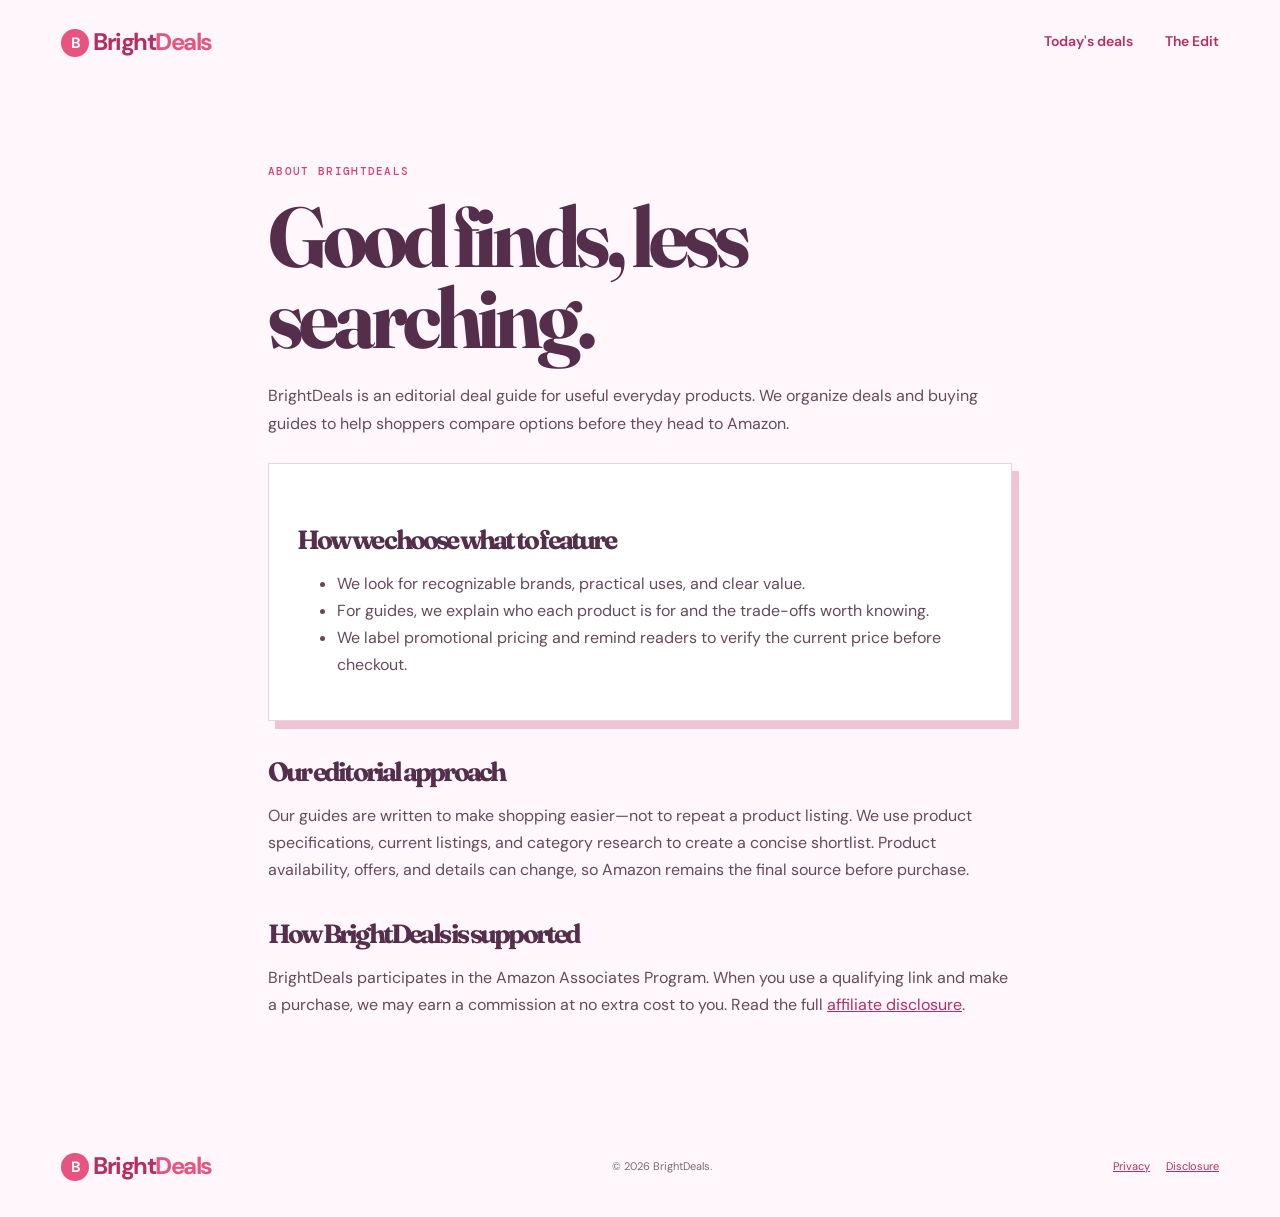
<file: about.html>
<!doctype html><html lang="en"><head><meta charset="utf-8"><meta name="viewport" content="width=device-width,initial-scale=1"><meta name="description" content="Learn how BrightDeals selects useful deals and shopping guides."><meta name="robots" content="index,follow"><link rel="canonical" href="https://brightdeal.net/about.html"><title>About BrightDeals | Deal Guides &amp; Daily Finds</title><link rel="stylesheet" href="styles.css"><link rel="stylesheet" href="pink-theme.css"><link rel="stylesheet" href="trust-pages.css"></head><body class="trust-page"><header class="site-header"><a class="brand" href="/"><span class="brand-mark">B</span>Bright<span>Deals</span></a><nav aria-label="Main navigation"><a href="/#deals">Today's deals</a><a href="cordless-vacuum-edit.html">The Edit</a></nav></header><main class="trust-main"><p class="eyebrow">ABOUT BRIGHTDEALS</p><h1>Good finds, less searching.</h1><p>BrightDeals is an editorial deal guide for useful everyday products. We organize deals and buying guides to help shoppers compare options before they head to Amazon.</p><section class="trust-card"><h2>How we choose what to feature</h2><ul><li>We look for recognizable brands, practical uses, and clear value.</li><li>For guides, we explain who each product is for and the trade-offs worth knowing.</li><li>We label promotional pricing and remind readers to verify the current price before checkout.</li></ul></section><section><h2>Our editorial approach</h2><p>Our guides are written to make shopping easier—not to repeat a product listing. We use product specifications, current listings, and category research to create a concise shortlist. Product availability, offers, and details can change, so Amazon remains the final source before purchase.</p><h2>How BrightDeals is supported</h2><p>BrightDeals participates in the Amazon Associates Program. When you use a qualifying link and make a purchase, we may earn a commission at no extra cost to you. Read the full <a href="disclosure.html">affiliate disclosure</a>.</p></section></main><footer><a class="brand" href="/"><span class="brand-mark">B</span>Bright<span>Deals</span></a><p>© 2026 BrightDeals.</p><div><a href="privacy.html">Privacy</a><a href="disclosure.html">Disclosure</a></div></footer></body></html>
</file>
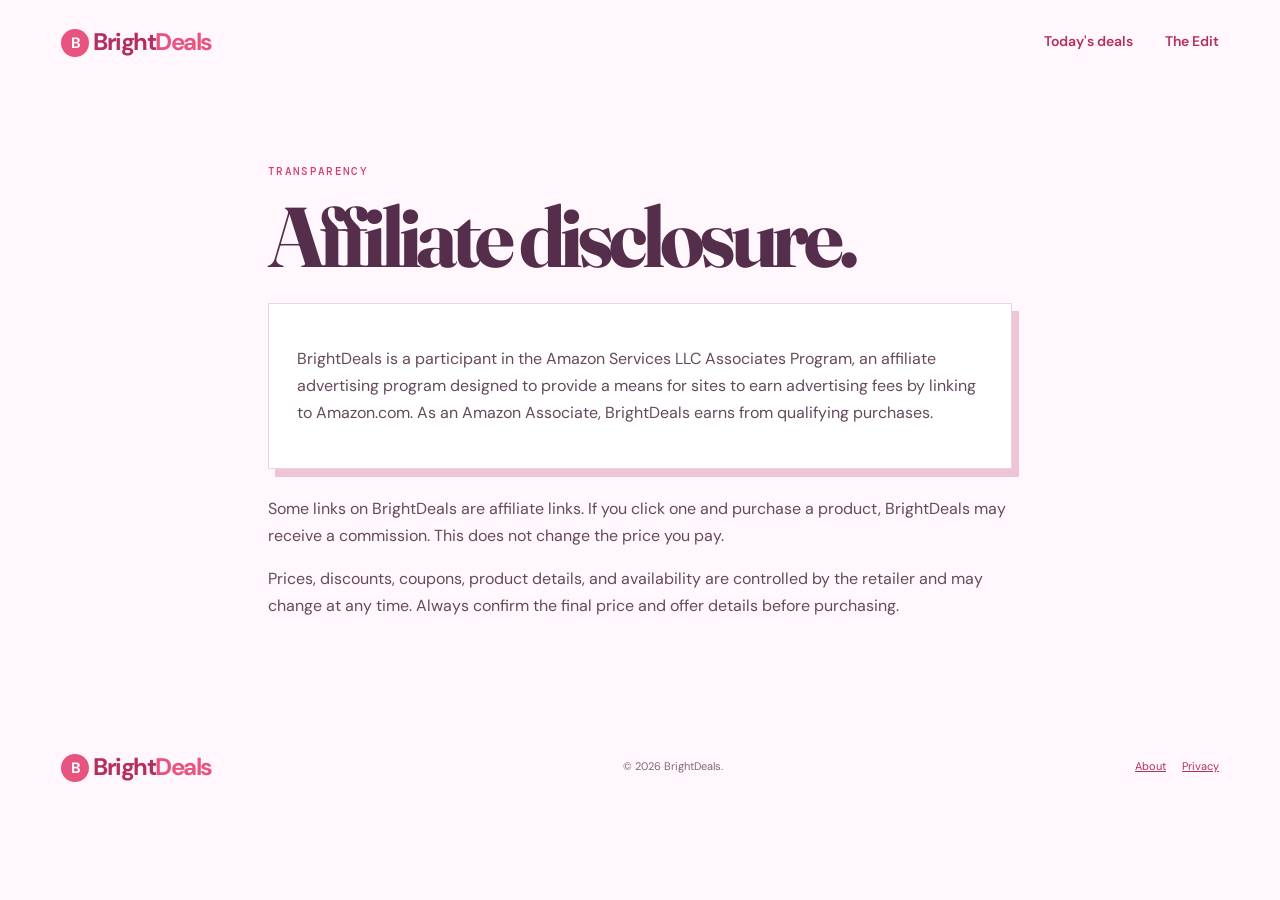
<file: disclosure.html>
<!doctype html><html lang="en"><head><meta charset="utf-8"><meta name="viewport" content="width=device-width,initial-scale=1"><meta name="description" content="BrightDeals affiliate disclosure."><meta name="robots" content="index,follow"><link rel="canonical" href="https://brightdeal.net/disclosure.html"><title>Affiliate Disclosure | BrightDeals</title><link rel="stylesheet" href="styles.css"><link rel="stylesheet" href="pink-theme.css"><link rel="stylesheet" href="trust-pages.css"></head><body class="trust-page"><header class="site-header"><a class="brand" href="/"><span class="brand-mark">B</span>Bright<span>Deals</span></a><nav aria-label="Main navigation"><a href="/#deals">Today's deals</a><a href="cordless-vacuum-edit.html">The Edit</a></nav></header><main class="trust-main"><p class="eyebrow">TRANSPARENCY</p><h1>Affiliate disclosure.</h1><section class="trust-card"><p>BrightDeals is a participant in the Amazon Services LLC Associates Program, an affiliate advertising program designed to provide a means for sites to earn advertising fees by linking to Amazon.com. As an Amazon Associate, BrightDeals earns from qualifying purchases.</p></section><p>Some links on BrightDeals are affiliate links. If you click one and purchase a product, BrightDeals may receive a commission. This does not change the price you pay.</p><p>Prices, discounts, coupons, product details, and availability are controlled by the retailer and may change at any time. Always confirm the final price and offer details before purchasing.</p></main><footer><a class="brand" href="/"><span class="brand-mark">B</span>Bright<span>Deals</span></a><p>© 2026 BrightDeals.</p><div><a href="about.html">About</a><a href="privacy.html">Privacy</a></div></footer></body></html>
</file>
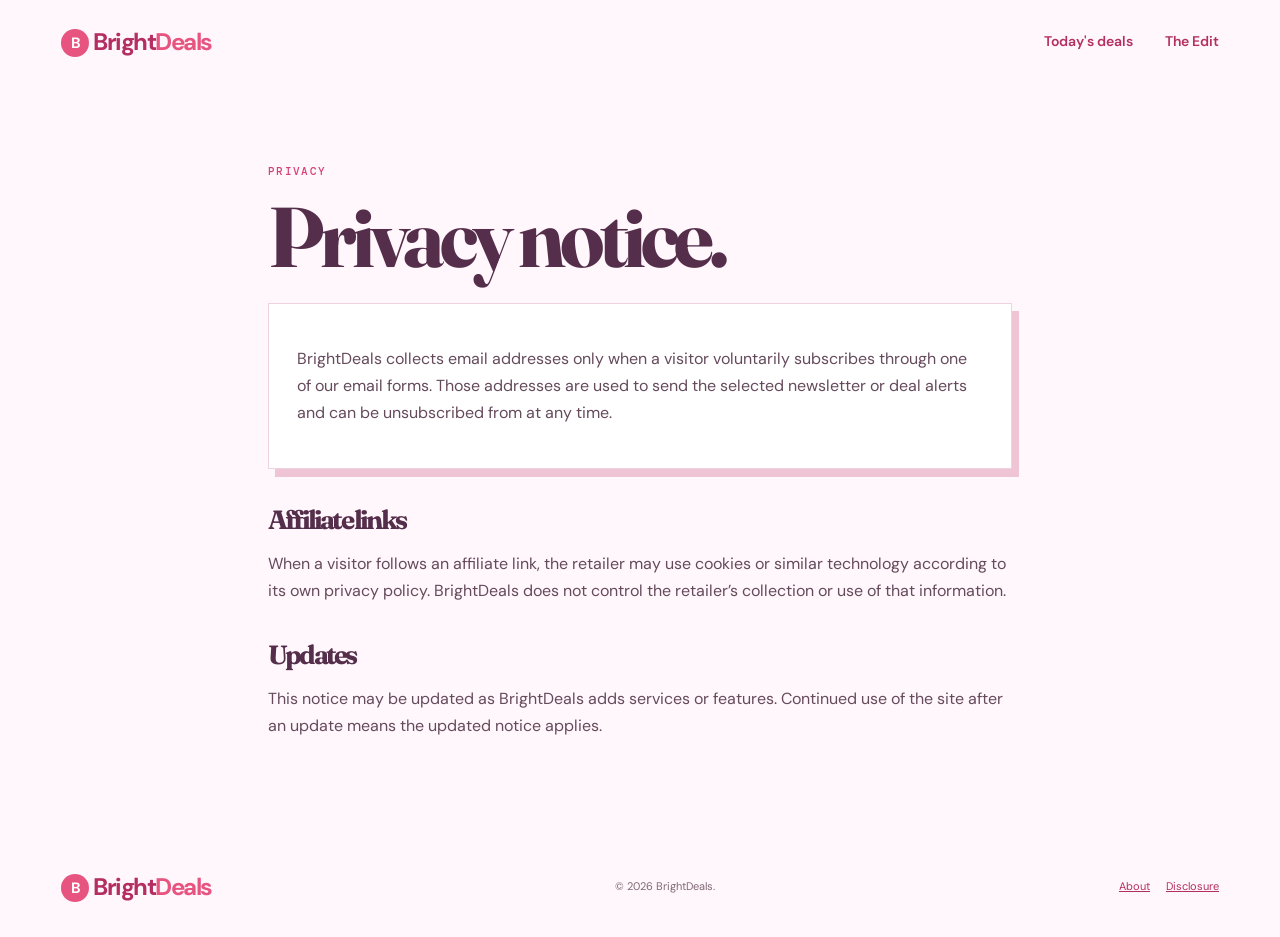
<file: privacy.html>
<!doctype html><html lang="en"><head><meta charset="utf-8"><meta name="viewport" content="width=device-width,initial-scale=1"><meta name="description" content="BrightDeals privacy notice."><meta name="robots" content="index,follow"><link rel="canonical" href="https://brightdeal.net/privacy.html"><title>Privacy Notice | BrightDeals</title><link rel="stylesheet" href="styles.css"><link rel="stylesheet" href="pink-theme.css"><link rel="stylesheet" href="trust-pages.css"></head><body class="trust-page"><header class="site-header"><a class="brand" href="/"><span class="brand-mark">B</span>Bright<span>Deals</span></a><nav aria-label="Main navigation"><a href="/#deals">Today's deals</a><a href="cordless-vacuum-edit.html">The Edit</a></nav></header><main class="trust-main"><p class="eyebrow">PRIVACY</p><h1>Privacy notice.</h1><section class="trust-card"><p>BrightDeals collects email addresses only when a visitor voluntarily subscribes through one of our email forms. Those addresses are used to send the selected newsletter or deal alerts and can be unsubscribed from at any time.</p></section><h2>Affiliate links</h2><p>When a visitor follows an affiliate link, the retailer may use cookies or similar technology according to its own privacy policy. BrightDeals does not control the retailer’s collection or use of that information.</p><h2>Updates</h2><p>This notice may be updated as BrightDeals adds services or features. Continued use of the site after an update means the updated notice applies.</p></main><footer><a class="brand" href="/"><span class="brand-mark">B</span>Bright<span>Deals</span></a><p>© 2026 BrightDeals.</p><div><a href="about.html">About</a><a href="disclosure.html">Disclosure</a></div></footer></body></html>
</file>
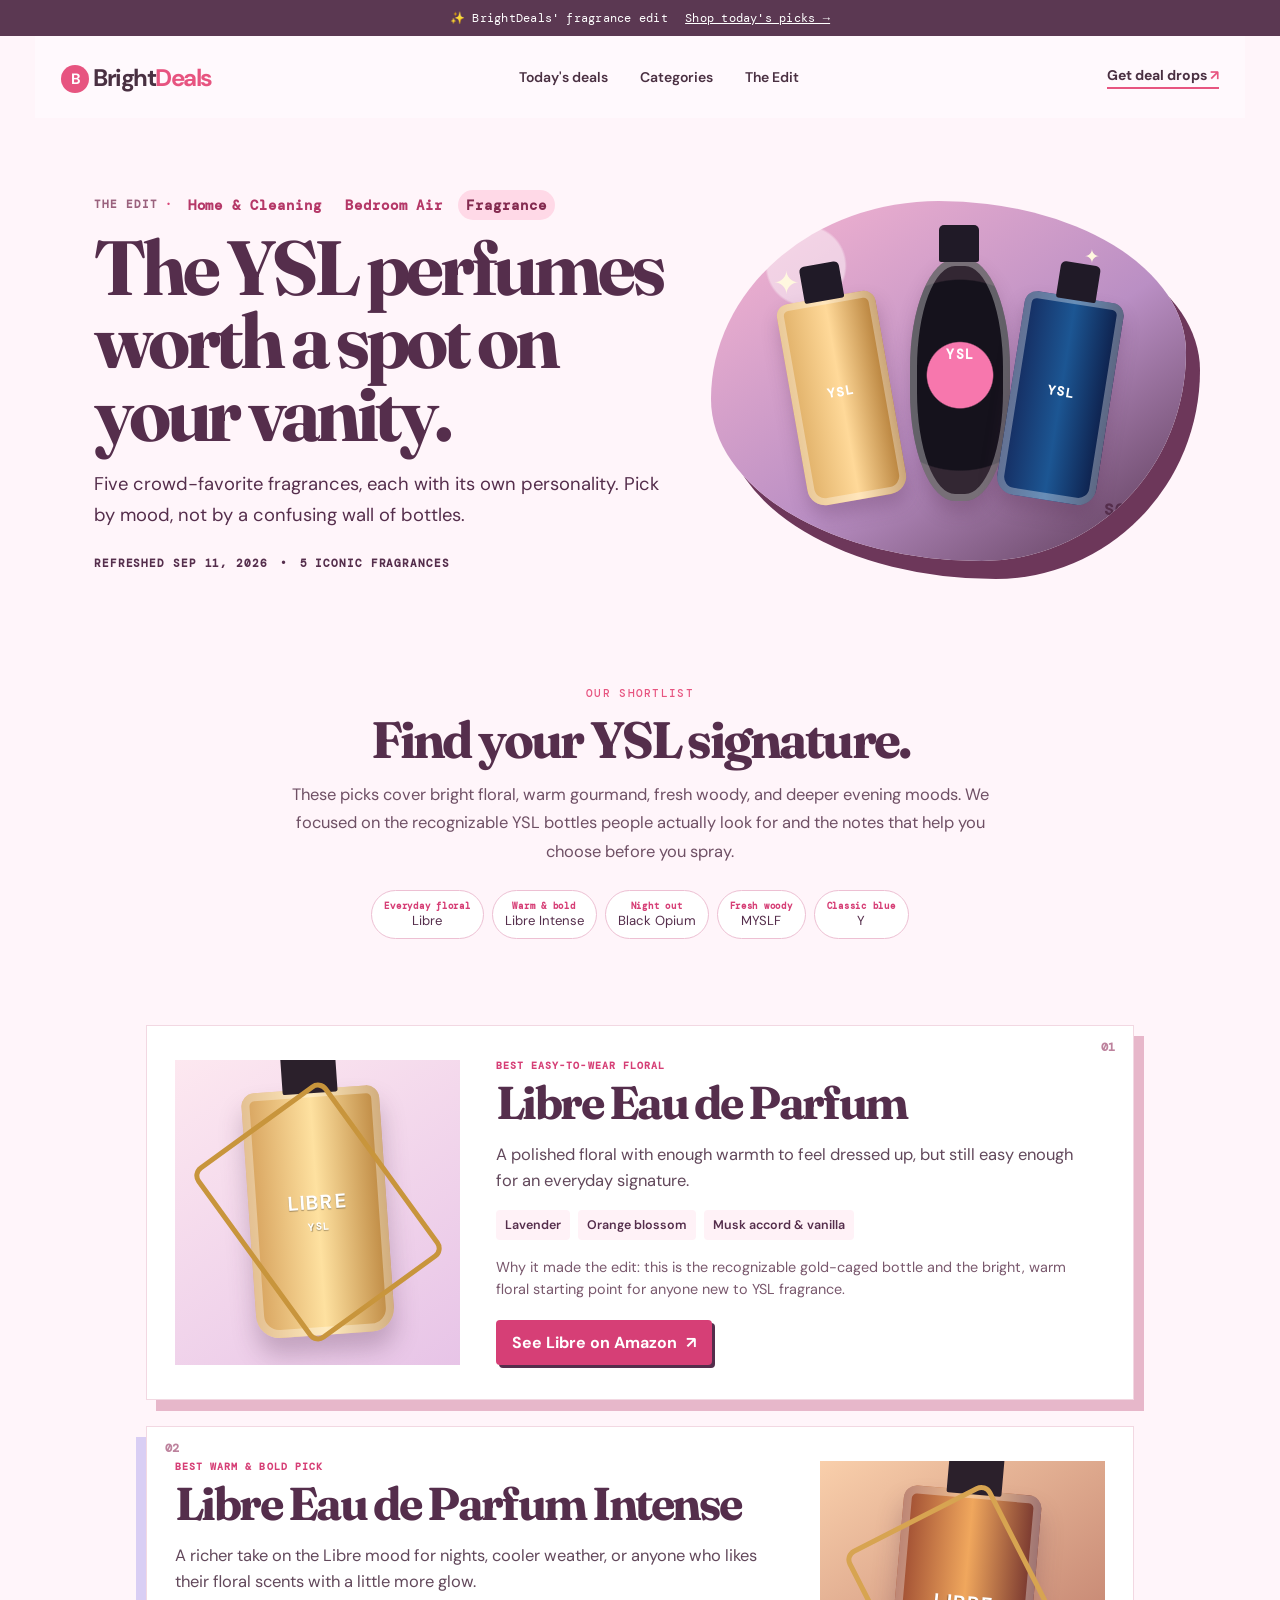
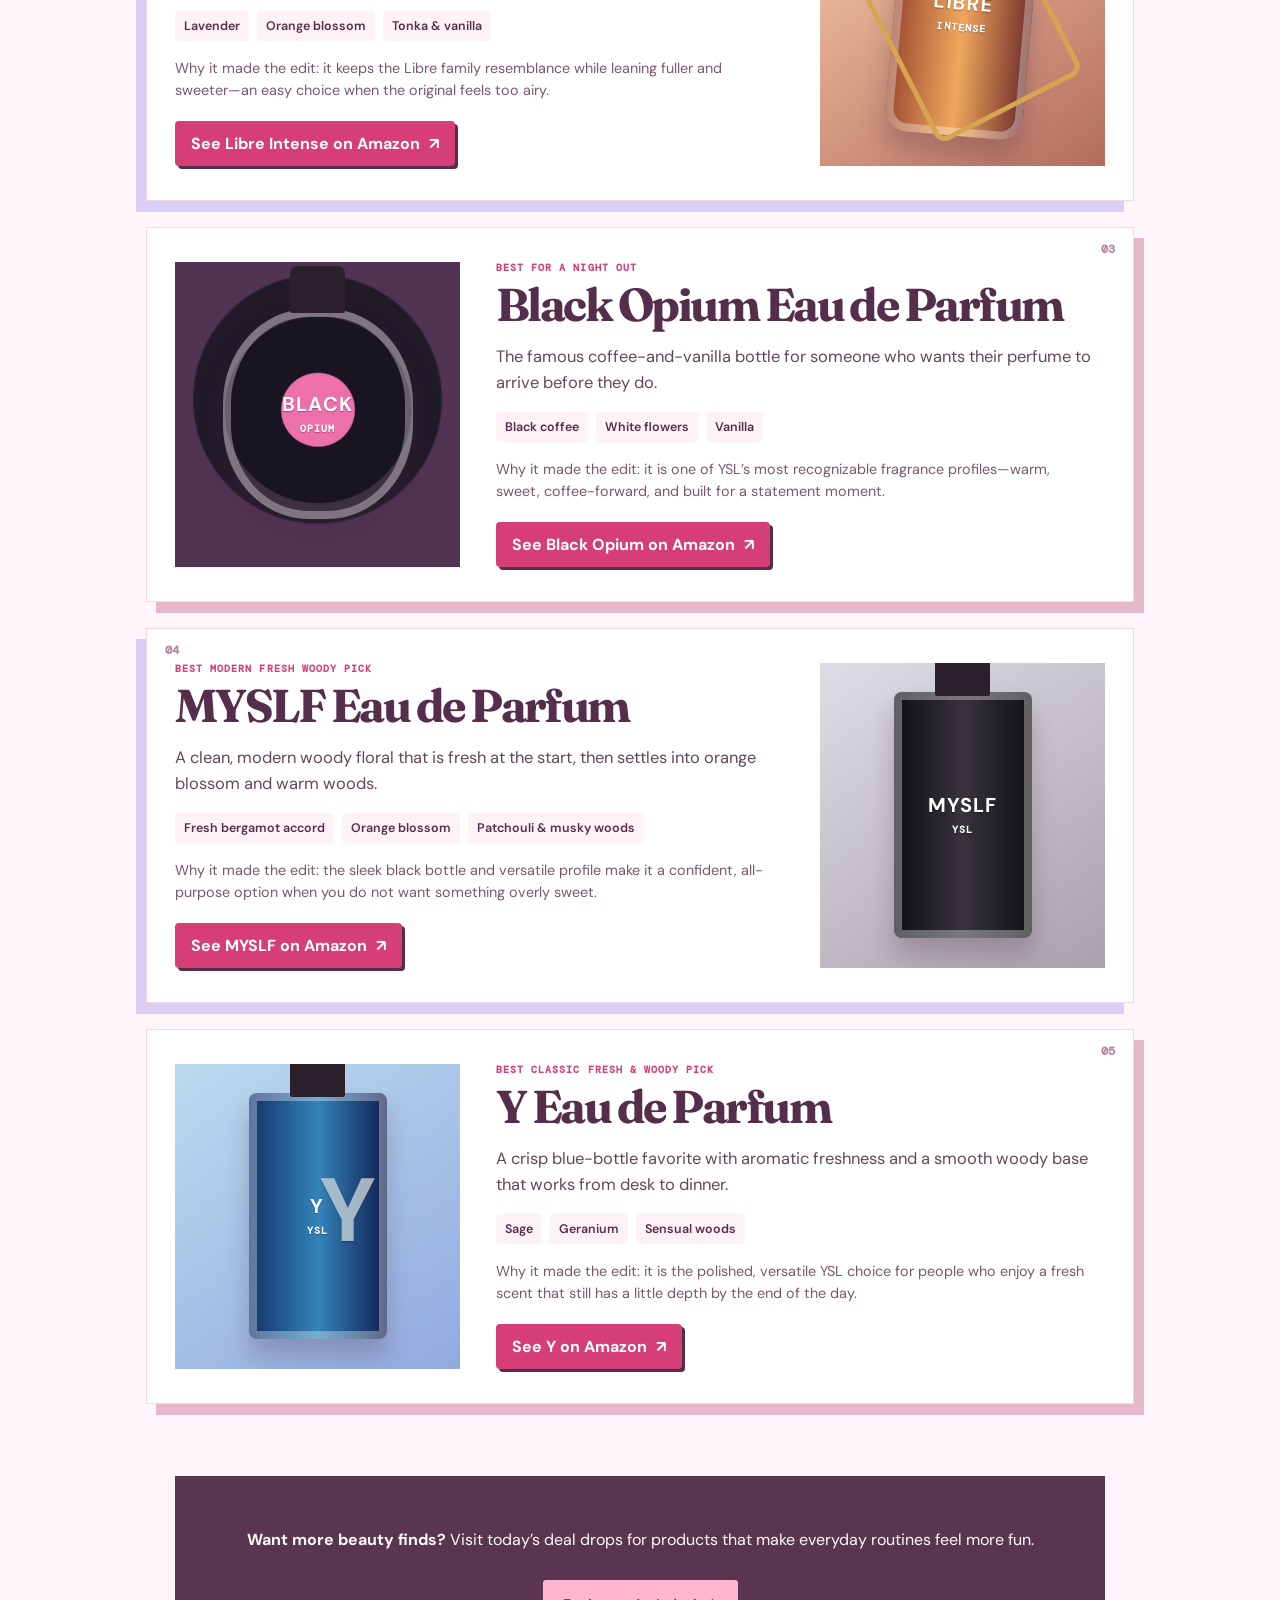
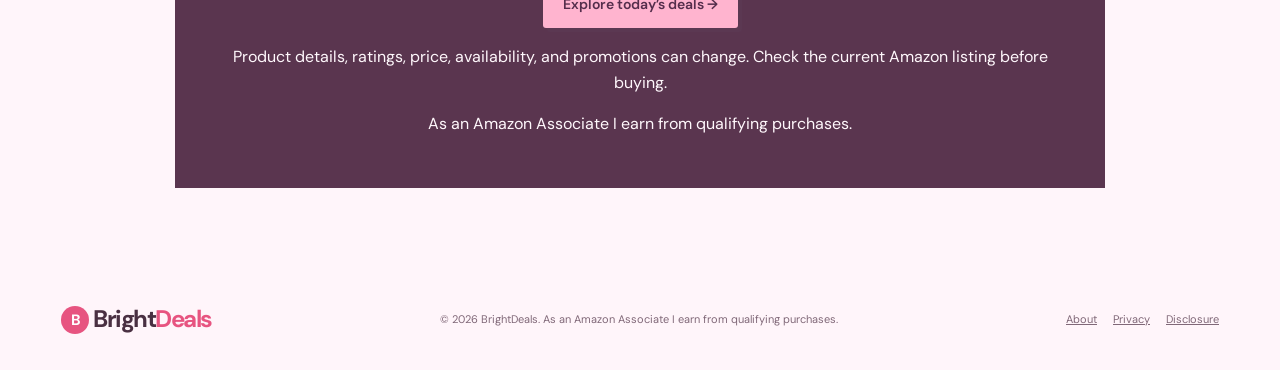
<file: ysl-perfume-edit.html>
<!doctype html>
<html lang="en">
<head>
  <meta charset="utf-8" />
  <meta name="viewport" content="width=device-width, initial-scale=1" />
  <meta name="description" content="Compare five popular YSL fragrances: Libre, Libre Intense, Black Opium, MYSLF, and Y Eau de Parfum. A BrightDeals fragrance guide." />
  <meta name="robots" content="index,follow" />
  <link rel="canonical" href="https://brightdeal.net/ysl-perfume-edit.html" />
  <meta property="og:type" content="article" /><meta property="og:title" content="The YSL Fragrance Edit | BrightDeals" /><meta property="og:description" content="Five popular YSL fragrances, matched to your mood." /><meta property="og:url" content="https://brightdeal.net/ysl-perfume-edit.html" />
  <title>The YSL Fragrance Edit | BrightDeals</title>
  <link rel="preconnect" href="https://fonts.googleapis.com" />
  <link rel="preconnect" href="https://fonts.gstatic.com" crossorigin />
  <link href="https://fonts.googleapis.com/css2?family=DM+Mono&family=DM+Sans:wght@400;500;600;700&family=Fraunces:opsz,wght@9..144,600;9..144,700&display=swap" rel="stylesheet" />
  <link rel="stylesheet" href="styles.css" /><link rel="stylesheet" href="pink-theme.css" /><link rel="stylesheet" href="product-images.css?v=5" /><link rel="stylesheet" href="vacuum-guide.css" />
  <script type="application/ld+json">{"@context":"https://schema.org","@type":"Article","headline":"The YSL Fragrance Edit","description":"A guide to five popular YSL fragrances and the scent personalities they suit.","dateModified":"2026-09-11","author":{"@type":"Organization","name":"BrightDeals"},"publisher":{"@type":"Organization","name":"BrightDeals"},"mainEntityOfPage":"https://brightdeal.net/ysl-perfume-edit.html"}</script>
</head>
<body class="guide-page perfume-guide">
  <div class="announcement">✨ BrightDeals' fragrance edit <a href="/#deals">Shop today's picks →</a></div>
  <header class="site-header"><a class="brand" href="/" aria-label="BrightDeals home"><span class="brand-mark">B</span>Bright<span>Deals</span></a><button class="menu-button" aria-label="Open menu" aria-expanded="false">☰</button><nav aria-label="Main navigation"><a href="/#deals">Today's deals</a><a href="/#categories">Categories</a><a href="cordless-vacuum-edit.html" data-guide-link>The Edit</a></nav><a class="header-cta" href="/#deal-alerts">Get deal drops <span>↗</span></a></header>
  <main>
    <section class="guide-hero perfume-hero"><div class="guide-hero-copy"><nav class="edit-topic-menu" aria-label="The Edit categories"><span>THE EDIT</span><a href="cordless-vacuum-edit.html">Home &amp; Cleaning</a><a href="bedroom-air-purifier-edit.html">Bedroom Air</a><a class="active" href="ysl-perfume-edit.html" aria-current="page">Fragrance</a></nav><h1>The YSL perfumes worth a spot on your vanity.</h1><p>Five crowd-favorite fragrances, each with its own personality. Pick by mood, not by a confusing wall of bottles.</p><div class="guide-meta"><span>REFRESHED SEP 11, 2026</span><span>•</span><span>5 ICONIC FRAGRANCES</span></div></div><div class="guide-hero-art perfume-hero-art" aria-hidden="true"><span class="spark spark-one">✦</span><span class="spark spark-two">✦</span><div class="hero-perfume hero-perfume-one"></div><div class="hero-perfume hero-perfume-two"></div><div class="hero-perfume hero-perfume-three"></div><p>SCENT<br>MOOD.</p></div></section>
    <section class="guide-intro"><p class="eyebrow">OUR SHORTLIST</p><h2>Find your YSL signature.</h2><p>These picks cover bright floral, warm gourmand, fresh woody, and deeper evening moods. We focused on the recognizable YSL bottles people actually look for and the notes that help you choose before you spray.</p><div class="quick-picks"><span><b>Everyday floral</b> Libre</span><span><b>Warm &amp; bold</b> Libre Intense</span><span><b>Night out</b> Black Opium</span><span><b>Fresh woody</b> MYSLF</span><span><b>Classic blue</b> Y</span></div></section>
    <section class="vacuum-list perfume-list" aria-label="Five YSL fragrance recommendations">
      <article class="vacuum-pick perfume-pick libre"><div class="pick-number">01</div><div class="pick-image"><div class="perfume-bottle libre-bottle" role="img" aria-label="Illustration of YSL Libre Eau de Parfum bottle"><b>LIBRE</b><i>YSL</i></div></div><div class="pick-copy"><p class="pick-label">BEST EASY-TO-WEAR FLORAL</p><h2>Libre Eau de Parfum</h2><p class="pick-deck">A polished floral with enough warmth to feel dressed up, but still easy enough for an everyday signature.</p><ul><li>Lavender</li><li>Orange blossom</li><li>Musk accord &amp; vanilla</li></ul><p class="pick-note">Why it made the edit: this is the recognizable gold-caged bottle and the bright, warm floral starting point for anyone new to YSL fragrance.</p><a class="guide-buy" href="https://www.amazon.com/dp/B098JCM9Q7?tag=brightdeal0b5-20" target="_blank" rel="sponsored noopener">See Libre on Amazon <span>↗</span></a></div></article>
      <article class="vacuum-pick perfume-pick libre-intense"><div class="pick-number">02</div><div class="pick-image"><div class="perfume-bottle libre-intense-bottle" role="img" aria-label="Illustration of YSL Libre Eau de Parfum Intense bottle"><b>LIBRE</b><i>INTENSE</i></div></div><div class="pick-copy"><p class="pick-label">BEST WARM &amp; BOLD PICK</p><h2>Libre Eau de Parfum Intense</h2><p class="pick-deck">A richer take on the Libre mood for nights, cooler weather, or anyone who likes their floral scents with a little more glow.</p><ul><li>Lavender</li><li>Orange blossom</li><li>Tonka &amp; vanilla</li></ul><p class="pick-note">Why it made the edit: it keeps the Libre family resemblance while leaning fuller and sweeter—an easy choice when the original feels too airy.</p><a class="guide-buy" href="https://www.amazon.com/dp/B08H3PPWQR?tag=brightdeal0b5-20" target="_blank" rel="sponsored noopener">See Libre Intense on Amazon <span>↗</span></a></div></article>
      <article class="vacuum-pick perfume-pick black-opium"><div class="pick-number">03</div><div class="pick-image"><div class="perfume-bottle opium-bottle" role="img" aria-label="Illustration of YSL Black Opium Eau de Parfum bottle"><b>BLACK</b><i>OPIUM</i></div></div><div class="pick-copy"><p class="pick-label">BEST FOR A NIGHT OUT</p><h2>Black Opium Eau de Parfum</h2><p class="pick-deck">The famous coffee-and-vanilla bottle for someone who wants their perfume to arrive before they do.</p><ul><li>Black coffee</li><li>White flowers</li><li>Vanilla</li></ul><p class="pick-note">Why it made the edit: it is one of YSL’s most recognizable fragrance profiles—warm, sweet, coffee-forward, and built for a statement moment.</p><a class="guide-buy" href="https://www.amazon.com/dp/B00NBK5H8G?tag=brightdeal0b5-20" target="_blank" rel="sponsored noopener">See Black Opium on Amazon <span>↗</span></a></div></article>
      <article class="vacuum-pick perfume-pick myslf"><div class="pick-number">04</div><div class="pick-image"><div class="perfume-bottle myslf-bottle" role="img" aria-label="Illustration of YSL MYSLF Eau de Parfum bottle"><b>MYSLF</b><i>YSL</i></div></div><div class="pick-copy"><p class="pick-label">BEST MODERN FRESH WOODY PICK</p><h2>MYSLF Eau de Parfum</h2><p class="pick-deck">A clean, modern woody floral that is fresh at the start, then settles into orange blossom and warm woods.</p><ul><li>Fresh bergamot accord</li><li>Orange blossom</li><li>Patchouli &amp; musky woods</li></ul><p class="pick-note">Why it made the edit: the sleek black bottle and versatile profile make it a confident, all-purpose option when you do not want something overly sweet.</p><a class="guide-buy" href="https://www.amazon.com/dp/B0CFWQF39W?tag=brightdeal0b5-20" target="_blank" rel="sponsored noopener">See MYSLF on Amazon <span>↗</span></a></div></article>
      <article class="vacuum-pick perfume-pick y-edp"><div class="pick-number">05</div><div class="pick-image"><div class="perfume-bottle y-bottle" role="img" aria-label="Illustration of YSL Y Eau de Parfum bottle"><b>Y</b><i>YSL</i></div></div><div class="pick-copy"><p class="pick-label">BEST CLASSIC FRESH &amp; WOODY PICK</p><h2>Y Eau de Parfum</h2><p class="pick-deck">A crisp blue-bottle favorite with aromatic freshness and a smooth woody base that works from desk to dinner.</p><ul><li>Sage</li><li>Geranium</li><li>Sensual woods</li></ul><p class="pick-note">Why it made the edit: it is the polished, versatile YSL choice for people who enjoy a fresh scent that still has a little depth by the end of the day.</p><a class="guide-buy" href="https://www.amazon.com/dp/B07GB6B37N?tag=brightdeal0b5-20" target="_blank" rel="sponsored noopener">See Y on Amazon <span>↗</span></a></div></article>
    </section>
    <section class="guide-footer-note"><p><b>Want more beauty finds?</b> Visit today’s deal drops for products that make everyday routines feel more fun.</p><a class="button primary" href="/#deals">Explore today’s deals →</a><p>Product details, ratings, price, availability, and promotions can change. Check the current Amazon listing before buying.</p><p>As an Amazon Associate I earn from qualifying purchases.</p></section>
  </main>
  <footer><a class="brand" href="/"><span class="brand-mark">B</span>Bright<span>Deals</span></a><p>© 2026 BrightDeals. As an Amazon Associate I earn from qualifying purchases.</p><div><a href="about.html">About</a><a href="privacy.html">Privacy</a><a href="disclosure.html">Disclosure</a></div></footer><script src="script.js?v=6"></script>
</body>
</html>
</file>
<file: styles.css>
@import url('https://fonts.googleapis.com/css2?family=DM+Mono:wght@400;500&family=DM+Sans:opsz,wght@9..40,400;9..40,500;9..40,600;9..40,700&family=Fraunces:opsz,wght@9..144,500;9..144,600&display=swap');
/* Soft pink, lilac, and berry palette overrides */
:root{--ink:#4a3042;--paper:#fff9fc;--orange:#e75480;--yellow:#ffd1df;--line:#f0dfe7;--muted:#806878}.announcement,.featured{background:#5b3852}.primary{box-shadow:4px 4px 0 #5b3852}.avatars i{background:#e18eaa}.avatars i:first-child{background:#aa8fa8}.avatars i:nth-child(3){background:#a895d1}.avatars i:nth-child(4){background:#dd9c9a}.hero-art{background:#f7d4e0}.sun{background:#f3b6cb}.blob{background:#cda9d7}.floating{box-shadow:0 15px 25px #8b4a6530}.deal-sticker{background:#5b3852}.deal-sticker b{color:#ffd9e6}.orange{background:#f5b7ca}.lavender{background:#ddd0f0}.mint{background:#c9e5dc}.yellow{background:#f8d9a1}.featured .eyebrow{color:#ffd2df}.cream{background:#f8e3e8}.blue{background:#d4c9ec}.peach{background:#f5c9ba}.price-note{color:#e2cdd8}.how-art{background:#f0dde6}.how-art:before{border-color:#d9bbca}.newsletter{background:#f2bdd0}.newsletter h2 em{color:#b23c67}.newsletter small{color:#6c5360}
:root{--ink:#1d2333;--paper:#fffdf8;--orange:#ff6b3d;--yellow:#ffc845;--line:#e8e4db;--muted:#646876}*{box-sizing:border-box}html{scroll-behavior:smooth}body{margin:0;background:var(--paper);color:var(--ink);font-family:'DM Sans',sans-serif}.announcement{background:#1d2333;color:#fff;text-align:center;font:12px 'DM Mono',monospace;letter-spacing:.02em;padding:10px}.announcement a{color:#fff;margin-left:10px}.site-header{height:82px;display:flex;align-items:center;justify-content:space-between;max-width:1210px;margin:auto;padding:0 26px}.brand{font-size:24px;font-weight:700;letter-spacing:-1.5px;color:var(--ink);text-decoration:none}.brand>span:not(.brand-mark){color:var(--orange)}.brand-mark{display:inline-grid;place-items:center;background:var(--orange);color:#fff;border-radius:50%;font-size:15px;width:28px;height:28px;margin-right:4px;vertical-align:2px}nav{display:flex;gap:32px}nav a,.text-link{font-size:14px;font-weight:600;color:var(--ink);text-decoration:none}.header-cta{font-size:14px;font-weight:700;text-decoration:none;color:var(--ink);border-bottom:2px solid var(--orange);padding-bottom:3px}.header-cta span{color:var(--orange)}.menu-button{display:none;background:none;border:0;font-size:23px}.hero{min-height:570px;display:grid;grid-template-columns:1.05fr .95fr;align-items:center;max-width:1210px;padding:54px 26px 67px;margin:auto;gap:35px}.eyebrow{font:11px 'DM Mono',monospace;letter-spacing:.12em;color:var(--orange);margin:0 0 15px;font-weight:500}.hero h1,.newsletter h2,h2{font-family:Fraunces,serif;letter-spacing:-2.8px;line-height:.98;margin:0}.hero h1{font-size:clamp(52px,6vw,81px)}em{font-style:normal;color:var(--orange)}.lede{max-width:465px;font-size:18px;line-height:1.55;color:var(--muted);margin:24px 0 30px}.hero-actions{display:flex;align-items:center;gap:25px}.button{border:0;border-radius:3px;padding:15px 20px;font:600 14px 'DM Sans',sans-serif;cursor:pointer;text-decoration:none;display:inline-block}.primary{background:var(--orange);color:#fff;box-shadow:4px 4px 0 #23283a}.primary span{margin-left:15px}.text-link{border-bottom:1px solid var(--ink);padding-bottom:3px}.proof{display:flex;align-items:center;gap:12px;margin-top:42px}.proof p{font-size:12px;color:var(--muted)}.proof strong{color:var(--ink)}.avatars{display:flex}.avatars i{font-style:normal;width:26px;height:26px;border-radius:50%;display:grid;place-items:center;color:#fff;font-size:10px;border:2px solid var(--paper);margin-left:-7px;background:#d76d5b}.avatars i:first-child{margin-left:0;background:#8a9e81}.avatars i:nth-child(3){background:#6c7eb9}.avatars i:nth-child(4){background:#d8ad52}.hero-art{height:420px;background:#f0dfb4;border-radius:47% 53% 44% 56%/45% 42% 58% 55%;position:relative;overflow:hidden}.sun{position:absolute;width:285px;height:285px;border-radius:50%;background:#ffd66d;right:38px;top:61px}.blob{position:absolute;width:310px;height:280px;border-radius:46% 54% 58% 42%;background:#e79871;left:-58px;bottom:-128px}.floating{position:absolute;background:#fff;border-radius:9px;box-shadow:0 15px 25px #885f3d28;padding:15px;display:flex;flex-direction:column;gap:7px;align-items:center}.floating span{font-size:74px;line-height:1}.floating small{font-size:11px;font-weight:700}.card-one{top:62px;left:70px;transform:rotate(-9deg)}.card-two{right:60px;bottom:45px;transform:rotate(8deg)}.card-three{left:180px;bottom:25px;transform:rotate(-2deg)}.deal-sticker{position:absolute;right:29px;top:23px;border-radius:50%;width:86px;height:86px;background:var(--ink);color:#fff;text-align:center;padding-top:19px;font:10px 'DM Mono';line-height:1.4;transform:rotate(12deg)}.deal-sticker b{color:var(--yellow);font-size:13px}.categories,.featured,.how{max-width:1210px;margin:auto;padding:94px 26px}.section-heading h2,.featured h2{font-size:42px}.category-grid{display:grid;grid-template-columns:repeat(4,1fr);gap:15px;margin-top:35px}.category{min-height:190px;color:var(--ink);text-decoration:none;padding:25px;position:relative;border-radius:4px;transition:transform .2s}.category:hover,.product-card:hover{transform:translateY(-4px)}.category span{font-size:34px;display:block;margin-bottom:30px}.category b{font-size:16px;display:block}.category small{font-size:12px;color:#555b67;display:block;margin-top:5px}.category i{position:absolute;right:22px;bottom:20px;font-style:normal;font-size:20px}.orange{background:#ffc19f}.lavender{background:#d7cef2}.mint{background:#b9e1d4}.yellow{background:#fde29a}.featured{background:#1d2333;max-width:none;padding-left:max(26px,calc((100vw - 1158px)/2));padding-right:max(26px,calc((100vw - 1158px)/2));color:#fff}.featured-intro{display:flex;justify-content:space-between;align-items:end;margin-bottom:35px}.featured .eyebrow{color:#ffc845}.featured h2{color:#fff}.featured .text-link{color:#fff;border-color:#fff}.product-grid{display:grid;grid-template-columns:repeat(3,1fr);gap:22px}.product-card{background:#fff;color:var(--ink);transition:transform .2s}.product-visual{height:245px;position:relative;display:grid;place-items:center}.product-visual span{font-size:100px;filter:drop-shadow(4px 8px 4px #0002)}.product-visual b{position:absolute;top:14px;left:14px;background:#fff;padding:6px 8px;text-transform:uppercase;font:9px 'DM Mono'}.cream{background:#f3e6cd}.blue{background:#b9d6e8}.peach{background:#f1c1ad}.product-info{padding:21px}.product-category{font:10px 'DM Mono';color:var(--orange);margin:0 0 10px}.product-info h3{font-size:17px;margin:0 0 15px}.product-info div{font-size:14px}.product-info strong{font-size:19px}.product-info del{color:#858996;margin-left:4px}.product-info em{font-size:11px;font-weight:700;margin-left:4px}.product-info a{font-size:13px;display:block;color:var(--ink);text-decoration:none;font-weight:700;margin-top:20px}.price-note{font-size:11px;color:#b6b9c2;margin:25px 0 0}.how{display:grid;grid-template-columns:.92fr 1.08fr;gap:105px;align-items:center}.how-art{height:355px;background:#e6dfcf;position:relative;overflow:hidden;display:grid;place-items:center}.how-art:before{content:'';position:absolute;width:380px;height:380px;border:1px solid #c4b8a2;border-radius:50%}.how-art div{font:140px Fraunces;color:var(--orange);z-index:1}.how-art span{position:absolute;font:22px Fraunces;line-height:1.05;bottom:30px;left:33px}.how h2{font-size:47px}.how-copy>p:not(.eyebrow){font-size:16px;line-height:1.6;color:var(--muted);max-width:480px;margin:21px 0}.how ol{list-style:none;padding:0;margin:27px 0}.how li{display:flex;gap:24px;padding:13px 0;border-top:1px solid var(--line);font-weight:600}.how li b{font:11px 'DM Mono';color:var(--orange)}.newsletter{background:#ffc845;text-align:center;padding:90px 24px}.newsletter .eyebrow{color:var(--ink)}.newsletter h2{font-size:50px}.newsletter h2 em{color:var(--ink)}form{margin:30px auto 13px;max-width:500px;display:flex;background:#fff;padding:5px}input{border:0;outline:0;flex:1;padding:0 14px;font:14px 'DM Sans'}form .primary{box-shadow:none}.newsletter small{font-size:10px;color:#55514a}footer{display:flex;align-items:center;justify-content:space-between;gap:20px;max-width:1210px;margin:auto;padding:33px 26px}footer p,footer a{font-size:11px;color:var(--muted)}footer>div{display:flex;gap:16px}.sr-only{position:absolute;clip:rect(0,0,0,0)}
@media(max-width:720px){.site-header{height:67px}.menu-button{display:block;order:2}.header-cta{display:none}nav{display:none;position:absolute;top:100px;left:20px;right:20px;background:#fff;padding:20px;z-index:4;box-shadow:0 12px 30px #0002;flex-direction:column;gap:15px}nav.open{display:flex}.hero{grid-template-columns:1fr;padding-top:40px}.hero-art{height:320px}.card-one{left:30px}.card-two{right:30px}.card-three{left:140px}.category-grid,.product-grid{grid-template-columns:1fr 1fr}.category{min-height:155px}.categories,.featured,.how{padding-top:65px;padding-bottom:65px}.how{grid-template-columns:1fr;gap:42px}.how-art{height:260px}.featured-intro{align-items:start;gap:20px}.featured-intro .text-link{white-space:nowrap}.newsletter{padding:65px 20px}.newsletter h2,.how h2{font-size:40px}form{display:block;background:transparent}input{height:49px;width:100%;margin-bottom:10px}.primary{width:100%;box-shadow:3px 3px 0 #23283a}footer{display:block}footer p{margin:18px 0}footer>div{gap:14px}.hero-actions{display:block}.hero-actions .text-link{display:inline-block;margin-top:26px}.section-heading h2,.featured h2{font-size:34px}}@media(max-width:390px){.category-grid{grid-template-columns:1fr}.hero h1{font-size:48px}.card-three{left:120px}.floating span{font-size:54px}}
</file>
<file: pink-theme.css>
/* BrightDeals — soft pink, lilac, and berry theme */
:root{--ink:#4a3042;--paper:#fff9fc;--orange:#e75480;--yellow:#ffd1df;--line:#f0dfe7;--muted:#806878}
.announcement,.featured{background:#5b3852}.primary{box-shadow:4px 4px 0 #5b3852}.avatars i{background:#e18eaa}.avatars i:first-child{background:#aa8fa8}.avatars i:nth-child(3){background:#a895d1}.avatars i:nth-child(4){background:#dd9c9a}.hero-art{background:#f7d4e0}.sun{background:#f3b6cb}.blob{background:#cda9d7}.floating{box-shadow:0 15px 25px #8b4a6530}.deal-sticker{background:#5b3852}.deal-sticker b{color:#ffd9e6}.orange{background:#f5b7ca}.lavender{background:#ddd0f0}.mint{background:#c9e5dc}.yellow{background:#f8d9a1}.featured .eyebrow{color:#ffd2df}.cream{background:#f8e3e8}.blue{background:#d4c9ec}.peach{background:#f5c9ba}.price-note{color:#e2cdd8}.how-art{background:#f0dde6}.how-art:before{border-color:#d9bbca}.newsletter{background:#f2bdd0}.newsletter h2 em{color:#b23c67}.newsletter small{color:#6c5360}
@media(max-width:720px){.primary{box-shadow:3px 3px 0 #5b3852}}
</file>
<file: trust-pages.css>
.trust-page{background:#fff7fb;color:#552e4c}.trust-main{max-width:800px;margin:0 auto;padding:80px 28px}.trust-main h1{font:700 clamp(3rem,7vw,5.3rem)/.96 Fraunces,Georgia,serif;letter-spacing:-.06em;margin:12px 0 24px}.trust-main h2{font:700 1.65rem/1.1 Fraunces,Georgia,serif;margin:36px 0 10px}.trust-main p,.trust-main li{line-height:1.7;color:#654a5c}.trust-main .eyebrow{color:#d63f76}.trust-card{margin:26px 0;padding:25px 28px;background:#fff;border:1px solid #efd2df;box-shadow:7px 8px 0 #efc4d4}.trust-page footer{margin-top:0}.trust-page a{color:#b52e61}
</file>
<file: product-images.css>
.product-visual { overflow: hidden; }
.product-visual img { display: block; width: 100%; height: 100%; object-fit: cover; }
.product-visual.amazon-image { background: #fff; }
.product-visual.amazon-image img { object-fit: contain; padding: 14px; }

@media (min-width: 721px) { .product-grid { grid-template-columns: repeat(4, 1fr); } }

.final-price { display: grid; gap: 3px; margin: 0 0 11px; }
.final-price span { color: var(--muted); font-size: 11px; }
.promo-code { width: 100%; border: 1px dashed var(--orange); border-radius: 3px; background: #fff7fa; color: var(--ink); cursor: pointer; display: flex; justify-content: space-between; align-items: center; font: 700 12px 'DM Sans', sans-serif; margin: 0 0 4px; padding: 10px; }
.promo-code span { color: var(--orange); font-size: 11px; }
.promo-code.copied { background: #f2fff8; border-style: solid; }
.form-status{min-height:1.25em;margin:-3px 0 10px;font-size:12px;color:#6c5360}
.honeypot,.signup-response{position:absolute;left:-9999px;width:1px;height:1px;overflow:hidden}

.product-card { cursor: pointer; }
.product-card a, .product-card button { cursor: pointer; }
.product-card:focus-visible { outline: 3px solid var(--orange); outline-offset: 4px; }
.modal-open { overflow: hidden; }
.deal-modal[hidden] { display: none; }
.deal-modal { position: fixed; inset: 0; z-index: 1000; display: grid; place-items: center; padding: 18px; }
.deal-modal-backdrop { position: absolute; inset: 0; background: rgba(48, 32, 43, .86); backdrop-filter: blur(4px); }
.deal-modal-card { position: relative; z-index: 1; display: grid; grid-template-columns: minmax(0, 1fr) minmax(0, 1fr); width: min(760px, 100%); max-height: calc(100vh - 36px); overflow: auto; border-radius: 12px; background: #fff; color: var(--ink); box-shadow: 0 28px 80px rgba(0, 0, 0, .35); }
.deal-modal-visual { min-height: 335px; display: grid; place-items: center; background: #f8e3e8; }
.deal-modal-visual img { width: 100%; height: 100%; max-height: 420px; padding: 25px; object-fit: contain; }
.deal-modal-content { padding: 42px 34px 30px; }
.deal-modal-category { margin: 0 0 12px; color: var(--orange); font: 11px 'DM Mono', monospace; text-transform: uppercase; }
.deal-modal-content h2 { margin: 0 0 17px; font: 700 28px/1.08 Fraunces, serif; letter-spacing: -1px; }
.deal-modal-price { margin-bottom: 15px; }
.deal-modal-price .final-price { margin: 0; }
.deal-modal-detail { margin: 0 0 15px; color: var(--muted); font-size: 14px; line-height: 1.55; }
.deal-modal-promo { margin: 0 0 18px; padding: 9px 11px; border: 1px dashed var(--orange); background: #fff7fa; color: var(--ink); font: 700 12px 'DM Sans', sans-serif; }
.deal-modal-cta { display: flex; justify-content: space-between; align-items: center; margin: 22px 0 12px; padding: 14px 16px; background: var(--orange); color: #fff; font: 700 14px 'DM Sans', sans-serif; text-decoration: none; }
.deal-modal-cta:hover { background: #c73567; }
.deal-modal-content small { color: var(--muted); font-size: 11px; line-height: 1.4; }
.deal-modal-close { position: absolute; z-index: 2; top: 10px; right: 10px; width: 36px; height: 36px; border: 0; border-radius: 50%; background: #fff; color: var(--ink); cursor: pointer; font-size: 27px; line-height: 1; box-shadow: 0 2px 10px rgba(0, 0, 0, .16); }
.deal-modal-close:hover { background: #fff1f5; }
@media (max-width: 650px) { .deal-modal-card { grid-template-columns: 1fr; } .deal-modal-visual { min-height: 220px; } .deal-modal-visual img { max-height: 265px; } .deal-modal-content { padding: 28px 24px 24px; } .deal-modal-content h2 { font-size: 25px; } }
.deal-alerts{background:#5b3852;color:#fff;text-align:center;padding:78px 24px}.deal-alerts .eyebrow{color:#ffd2df}.deal-alerts h2{font:50px Fraunces,serif;letter-spacing:-2.8px;line-height:.98;margin:0}.deal-alerts h2 em{color:#f2bdd0}.deal-alerts>p:not(.eyebrow):not(.form-status){max-width:520px;margin:18px auto 0;color:#f8e5ee;font-size:15px;line-height:1.5}.deal-alerts .form-status{color:#ffdbe7}.deal-alerts small{color:#ead2dd}@media(max-width:720px){.deal-alerts{padding:60px 20px}.deal-alerts h2{font-size:40px}}
</file>
<file: vacuum-guide.css>
:root { --guide-ink: #552e4c; --guide-pink: #f2b4ca; --guide-hot: #d63f76; --guide-soft: #fff5fa; --guide-lilac: #ded1ff; }
.guide-page { background: var(--guide-soft); color: var(--guide-ink); }
.guide-page .site-header { background: rgba(255, 250, 253, .94); }
.guide-hero { display:grid; grid-template-columns:1.1fr .9fr; max-width:1180px; margin:0 auto; min-height:500px; padding:72px 44px 60px; gap:36px; align-items:center; }
.guide-hero-copy h1, .guide-intro h2, .pick-copy h2 { font-family:Fraunces, Georgia, serif; letter-spacing:-.055em; }
.edit-topic-menu{display:flex;align-items:center;flex-wrap:wrap;gap:7px;font:700 .66rem/1.3 'DM Mono',monospace;letter-spacing:.09em}.edit-topic-menu span{color:#9a617d}.edit-topic-menu span::after{content:'·';margin-left:7px;color:#d94679}.edit-topic-menu a{padding:6px 8px;border-radius:999px;color:#b53868;text-decoration:none}.edit-topic-menu a:hover,.edit-topic-menu a.active{background:#ffd9e7;color:#842b50}.edit-topic-menu a.active{pointer-events:none}
.guide-hero-copy h1 { max-width:720px; margin:12px 0 18px; font-size:clamp(3rem, 6vw, 5.8rem); line-height:.95; }
.guide-hero-copy > p:not(.eyebrow) { max-width:570px; font-size:1.15rem; line-height:1.65; }
.guide-meta { display:flex; flex-wrap:wrap; gap:12px; margin-top:26px; font:700 .7rem/1.4 'DM Mono', monospace; letter-spacing:.08em; }
.guide-hero-art { position:relative; min-height:360px; overflow:hidden; border-radius:48% 52% 43% 57% / 55% 42% 58% 45%; background:radial-gradient(circle at 74% 21%,#fff7 0 8%,transparent 8.5%), linear-gradient(140deg,#e8c7fa,#f7a9c7 70%); box-shadow:14px 18px 0 #6d375a; }
.guide-hero-art p { position:absolute; right:26px; bottom:25px; margin:0; font:700 1rem/1.1 'DM Mono', monospace; letter-spacing:.07em; }
.spark { position:absolute; font-size:2rem; color:#fff8df; }.spark-one{left:13%;top:17%}.spark-two{right:18%;top:12%;font-size:1.2rem}
.hero-vacuum { position:absolute; width:110px; height:285px; top:37px; left:50%; transform:rotate(-20deg); }.hero-vacuum i { position:absolute; left:48px; top:0; width:16px; height:170px; background:#4a344b; border-radius:20px; }.hero-vacuum b { position:absolute; left:16px; top:124px; width:83px; height:85px; border-radius:36px 36px 28px 28px; background:#f7f7f9; border:8px solid #554158; box-shadow:inset 0 0 0 18px #cf9fca; }.hero-vacuum em { position:absolute; bottom:0; left:-6px; width:115px; height:27px; border-radius:50% 50% 12px 12px; background:#554158; }
.guide-intro { max-width:830px; margin:16px auto 48px; padding:38px 44px; text-align:center; }.guide-intro h2{font-size:clamp(2.2rem,4vw,3.8rem);margin:8px 0 14px}.guide-intro>p:not(.eyebrow){font-size:1.03rem;line-height:1.7;color:#6f5065}.quick-picks{display:flex;flex-wrap:wrap;justify-content:center;gap:8px;margin-top:24px}.quick-picks span{padding:9px 12px;background:#fff;border:1px solid #edc0d3;border-radius:999px;font-size:.82rem}.quick-picks b{display:block;font:700 .58rem 'DM Mono',monospace;color:var(--guide-hot);letter-spacing:.08em}
.vacuum-list{max-width:1040px;margin:0 auto;padding:0 26px 72px;display:grid;gap:26px}.vacuum-pick{position:relative;display:grid;grid-template-columns:285px 1fr;gap:36px;align-items:center;min-height:375px;padding:28px;background:#fff;border:1px solid #f2d8e2;box-shadow:10px 11px 0 #e7b7ca}.vacuum-pick:nth-child(even){grid-template-columns:1fr 285px;box-shadow:-10px 11px 0 #d9cef4}.vacuum-pick:nth-child(even) .pick-image{grid-column:2}.vacuum-pick:nth-child(even) .pick-copy{grid-column:1;grid-row:1}.pick-number{position:absolute;right:18px;top:14px;font:700 .72rem 'DM Mono',monospace;color:#bd829d}.vacuum-pick:nth-child(even) .pick-number{right:auto;left:18px}.pick-image{height:305px;padding:15px;background:linear-gradient(155deg,#fae5ed,#e4d9ff);display:flex;align-items:center;justify-content:center;overflow:hidden}.shark .pick-image{background:#e2eafa}.tineco .pick-image{background:#d5e9df}.bissell .pick-image{background:#eed9f2}.lg .pick-image{background:#f4ebd8}.pick-image img{width:100%;height:100%;object-fit:contain;mix-blend-mode:multiply}.pick-copy{max-width:600px}.pick-label{margin:0 0 8px;color:var(--guide-hot);font:700 .65rem 'DM Mono',monospace;letter-spacing:.1em}.pick-copy h2{font-size:clamp(2rem,3.6vw,3.5rem);line-height:1;margin:0}.pick-deck{font-size:1.03rem;line-height:1.55;color:#62485b}.pick-copy ul{display:flex;flex-wrap:wrap;gap:8px;padding:0;margin:17px 0;list-style:none}.pick-copy li{padding:7px 9px;border-radius:4px;background:#fff2f7;font-size:.78rem;font-weight:600}.pick-note{margin:0 0 20px;font-size:.9rem;line-height:1.5;color:#79586d}.guide-buy{display:inline-flex;align-items:center;gap:9px;padding:12px 16px;background:var(--guide-hot);color:#fff!important;border-radius:4px;font-weight:700;text-decoration:none;box-shadow:3px 3px 0 #542e4c}.guide-buy:hover{transform:translate(-1px,-1px);box-shadow:5px 5px 0 #542e4c}.guide-footer-note{max-width:930px;margin:0 auto 80px;padding:35px 42px;text-align:center;background:#5a354f;color:#fff8fc}.guide-footer-note p{line-height:1.6}.guide-footer-note .button{margin-top:12px;background:#ff8fba;color:#552e4c}.guide-page footer{margin-top:0}
.purifier-art{background:radial-gradient(circle at 72% 20%,#fff8 0 8%,transparent 8.5%),linear-gradient(140deg,#b9e9de,#b9c9f5 70%)}.hero-purifier{position:absolute;left:50%;top:57px;width:150px;height:255px;transform:translateX(-50%)}.hero-purifier i{position:absolute;inset:0 0 15px;background:repeating-linear-gradient(90deg,#f7f8ff 0 7px,#d5e0f8 7px 10px);border-radius:32px 32px 22px 22px;box-shadow:inset 0 0 0 9px #fff}.hero-purifier b{position:absolute;top:18px;left:49px;width:52px;height:52px;border-radius:50%;background:#eef1fb;border:6px solid #65708f}.hero-purifier em{position:absolute;bottom:0;left:18px;width:114px;height:15px;background:#596482;border-radius:50%}
.perfume-hero-art{background:radial-gradient(circle at 20% 18%,#fff7 0 8%,transparent 8.5%),linear-gradient(145deg,#f9b7d2,#ba8fc4 56%,#553550)}.hero-perfume{position:absolute;bottom:60px;width:100px;height:205px;border-radius:12px 12px 18px 18px;box-shadow:inset 0 0 0 7px #ffffff55,0 11px 18px #542b4b44}.hero-perfume::before{content:'';position:absolute;left:30px;top:-34px;width:40px;height:37px;background:#201a27;border-radius:5px 5px 2px 2px}.hero-perfume::after{content:'YSL';position:absolute;left:0;right:0;top:87px;text-align:center;color:#fff;font:700 .8rem 'DM Mono',monospace;letter-spacing:.1em}.hero-perfume-one{left:17%;background:linear-gradient(90deg,#dfaf67,#ffd999,#b27b35);transform:rotate(-10deg)}.hero-perfume-two{left:42%;height:242px;background:radial-gradient(circle at 50% 48%,#f777ad 0 24%,#15121c 25% 70%,#332733 71%);border-radius:45%}.hero-perfume-two::before{left:29px}.hero-perfume-three{right:16%;background:linear-gradient(90deg,#152b5f,#1c5693,#0d1c46);transform:rotate(9deg)}
.perfume-list .pick-image{background:radial-gradient(circle at 50% 30%,#fffdf7 0 7%,transparent 8%),linear-gradient(145deg,#fde8f0,#e7c4e7)}.perfume-pick.libre-intense .pick-image{background:linear-gradient(145deg,#f9cfab,#b36c5e)}.perfume-pick.black-opium .pick-image{background:radial-gradient(circle at 50% 45%,#f481b5 0 17%,#211a29 18% 56%,#513453 57%)}.perfume-pick.myslf .pick-image{background:linear-gradient(145deg,#dedde5,#a9a0ad)}.perfume-pick.y-edp .pick-image{background:linear-gradient(145deg,#bbdbef,#92a9e0)}.perfume-bottle{position:relative;width:138px;height:246px;border-radius:13px 13px 23px 23px;box-shadow:inset 0 0 0 8px #ffffff55,0 17px 25px #4c284744;display:flex;flex-direction:column;align-items:center;justify-content:center;color:#fff;text-shadow:0 1px 1px #0005}.perfume-bottle::before{content:'';position:absolute;top:-43px;width:55px;height:47px;border-radius:7px 7px 2px 2px;background:#2b202b}.perfume-bottle b{font:700 1.25rem/1 'DM Sans',sans-serif;letter-spacing:.06em}.perfume-bottle i{margin-top:8px;font:700 .62rem 'DM Mono',monospace;letter-spacing:.12em;font-style:normal}.libre-bottle{background:linear-gradient(90deg,#d6a15c,#fee1a0,#bb853e);transform:rotate(-4deg)}.libre-bottle::after,.libre-intense-bottle::after{content:'';position:absolute;inset:16px -12px;border:5px solid #c8953c;border-radius:12px;transform:rotate(-32deg)}.libre-intense-bottle{background:linear-gradient(90deg,#9c4a31,#f0a75d,#6f2f2c);transform:rotate(5deg)}.libre-intense-bottle::after{border-color:#d7a451}.opium-bottle{background:radial-gradient(circle at 50% 48%,#ed70aa 0 25%,#181421 26% 64%,#3d3040 65%);border-radius:45%;width:190px;height:210px}.opium-bottle::before{left:67px}.myslf-bottle{background:linear-gradient(90deg,#0f0e13,#38333d,#101014);border-radius:8px}.y-bottle{background:linear-gradient(90deg,#13316a,#3484bb,#101d4f);border-radius:8px}.y-bottle::after{content:'Y';position:absolute;font:700 5.6rem/.8 'DM Sans',sans-serif;color:#d8e6edbb;right:12px;top:82px}.y-bottle b,.y-bottle i{z-index:1}.perfume-guide .guide-footer-note .button{background:#ffb4cf}
@media (max-width:720px){.guide-hero{grid-template-columns:1fr;padding:48px 25px 40px}.guide-hero-art{min-height:270px;order:-1}.guide-hero-copy h1{font-size:3.3rem}.guide-intro{padding:28px 24px}.vacuum-list{padding:0 16px 50px}.vacuum-pick,.vacuum-pick:nth-child(even){grid-template-columns:1fr;gap:22px;padding:20px}.vacuum-pick:nth-child(even) .pick-image,.vacuum-pick:nth-child(even) .pick-copy{grid-column:auto;grid-row:auto}.pick-image{height:275px}.pick-copy h2{font-size:2.45rem}.guide-footer-note{margin:0 16px 55px;padding:28px 20px}.guide-page .site-header nav a{font-size:.75rem}}
</file>
